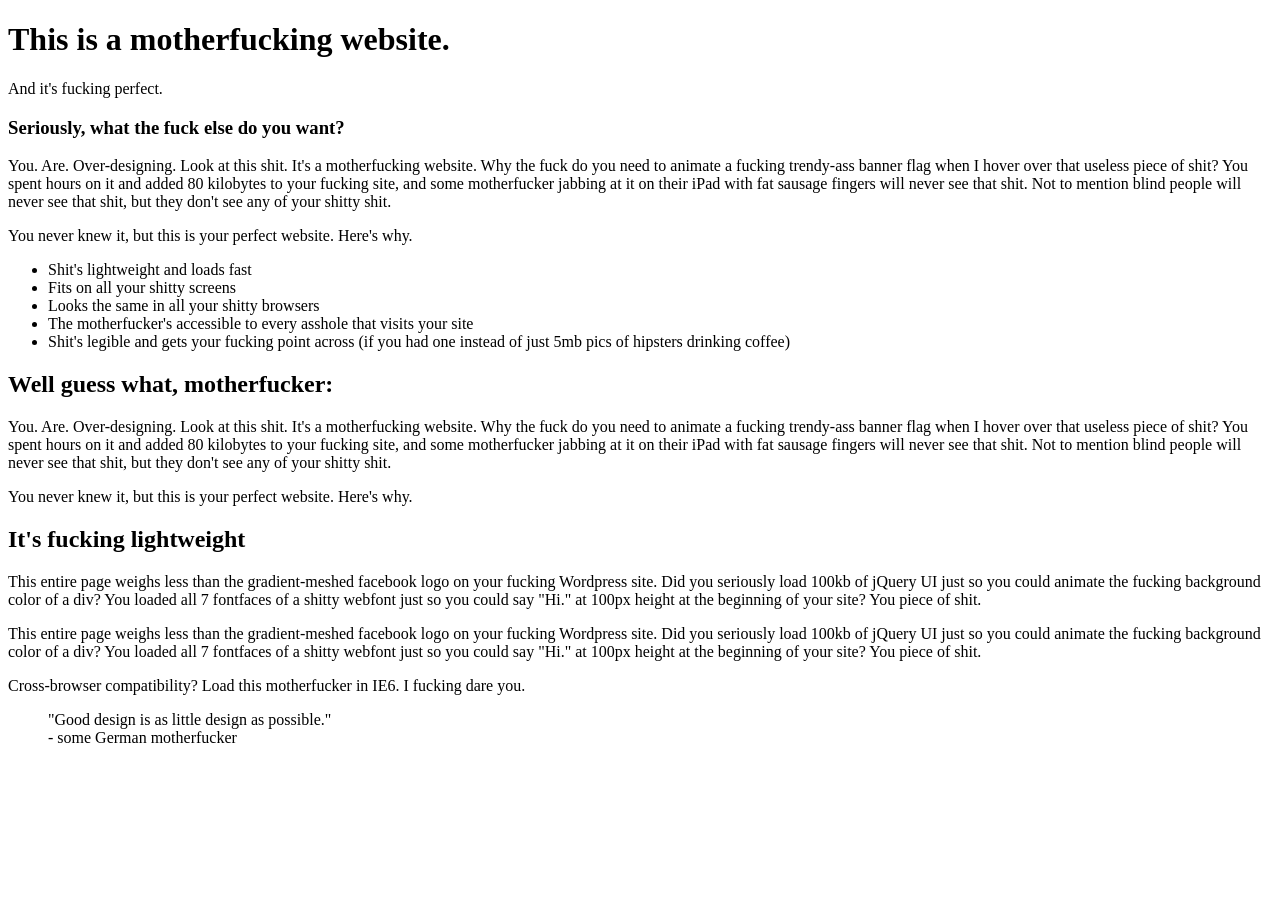
<file: index.html>
<!DOCTYPE html>
<html lang="en">
<head>
    <meta charset="UTF-8">
    <meta name="viewport" content="width=device-width, initial-scale=1.0">
    <title>Document</title>
</head>
<body>
    <h1>This is a motherfucking website.</h1>
    <p>And it's fucking perfect.</p>
    <h3>Seriously, what the fuck else do you want?</h3>
    <p>You. Are. Over-designing. Look at this shit. It's a motherfucking website. 
        Why the fuck do you need to animate a fucking trendy-ass banner flag when I hover over that 
        useless piece of shit? You spent hours on it and added 80 kilobytes to your fucking site, and some motherfucker 
        jabbing at it on their iPad with fat sausage fingers will never see that shit. 
        Not to mention blind people will never see that shit, but they don't see any of your shitty shit.</p>
    <p>You never knew it, but this is your perfect website. Here's why.</p>
    <ul>
        <li>Shit's lightweight and loads fast</li>
        <li>Fits on all your shitty screens</li>
        <li>Looks the same in all your shitty browsers</li>
        <li>The motherfucker's accessible to every asshole that visits your site</li>
        <li>Shit's legible and gets your fucking 
            point across (if you had one instead of just 5mb pics of hipsters drinking coffee)</li>

    </ul>
    <h2> Well guess what, motherfucker:</h2>
    <p>You. Are. Over-designing. Look at this shit. It's a motherfucking website. 
        Why the fuck do you need to animate a fucking trendy-ass banner flag when I hover over that useless piece of shit? You spent hours on it and added 80 kilobytes to your fucking site, and some motherfucker jabbing at it on their iPad with fat sausage fingers will never see that shit. 
        Not to mention blind people will never see that shit, but they don't see any of your shitty 
        shit.</p>
    <p>You never knew it, but this is your perfect website. Here's why.</p>
    <h2>It's fucking lightweight</h2>
    <p>This entire page weighs less than the gradient-meshed facebook logo on your fucking Wordpress site. Did you seriously load 100kb of jQuery UI just so you could animate the fucking background color of a div? You loaded all 7 fontfaces of a shitty webfont just so you could say 
        "Hi." at 100px height at the beginning of your site? You piece of shit.</p>
    <p>This entire page weighs less than the gradient-meshed facebook logo on your fucking Wordpress site. Did you seriously load 100kb of jQuery UI just so you could animate the fucking background color of a div? You loaded all 7 fontfaces of a shitty webfont 
        just so you could say "Hi." at 100px height at the beginning of your site? You piece of 
        shit.</p>
    <p>Cross-browser compatibility? Load this motherfucker in IE6. I fucking dare you.</p>
    <blockquote>"Good design is as little design as possible."
        <br>
- some German motherfucker </blockquote>
</body>
</html>
</file>
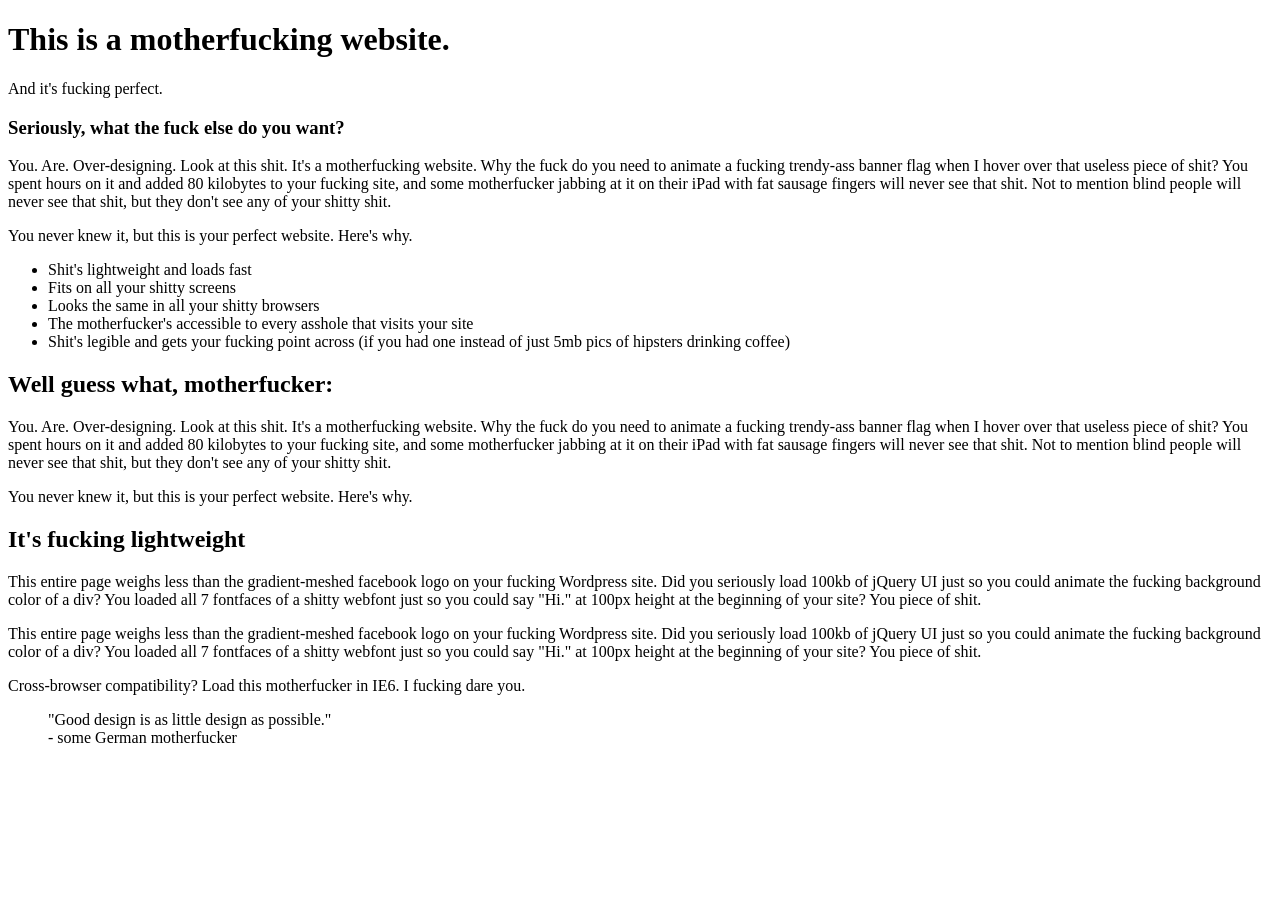
<file: Buoi1/index.html>
<!DOCTYPE html>
<html lang="en">
<head>
    <meta charset="UTF-8">
    <meta name="viewport" content="width=device-width, initial-scale=1.0">
    <title>Document</title>
</head>
<body>
    <h1>This is a motherfucking website.</h1>
    <p>And it's fucking perfect.</p>
    <h3>Seriously, what the fuck else do you want?</h3>
    <p>You. Are. Over-designing. Look at this shit. It's a motherfucking website. 
        Why the fuck do you need to animate a fucking trendy-ass banner flag when I hover over that 
        useless piece of shit? You spent hours on it and added 80 kilobytes to your fucking site, and some motherfucker 
        jabbing at it on their iPad with fat sausage fingers will never see that shit. 
        Not to mention blind people will never see that shit, but they don't see any of your shitty shit.</p>
    <p>You never knew it, but this is your perfect website. Here's why.</p>
    <ul>
        <li>Shit's lightweight and loads fast</li>
        <li>Fits on all your shitty screens</li>
        <li>Looks the same in all your shitty browsers</li>
        <li>The motherfucker's accessible to every asshole that visits your site</li>
        <li>Shit's legible and gets your fucking 
            point across (if you had one instead of just 5mb pics of hipsters drinking coffee)</li>

    </ul>
    <h2> Well guess what, motherfucker:</h2>
    <p>You. Are. Over-designing. Look at this shit. It's a motherfucking website. 
        Why the fuck do you need to animate a fucking trendy-ass banner flag when I hover over that useless piece of shit? You spent hours on it and added 80 kilobytes to your fucking site, and some motherfucker jabbing at it on their iPad with fat sausage fingers will never see that shit. 
        Not to mention blind people will never see that shit, but they don't see any of your shitty 
        shit.</p>
    <p>You never knew it, but this is your perfect website. Here's why.</p>
    <h2>It's fucking lightweight</h2>
    <p>This entire page weighs less than the gradient-meshed facebook logo on your fucking Wordpress site. Did you seriously load 100kb of jQuery UI just so you could animate the fucking background color of a div? You loaded all 7 fontfaces of a shitty webfont just so you could say 
        "Hi." at 100px height at the beginning of your site? You piece of shit.</p>
    <p>This entire page weighs less than the gradient-meshed facebook logo on your fucking Wordpress site. Did you seriously load 100kb of jQuery UI just so you could animate the fucking background color of a div? You loaded all 7 fontfaces of a shitty webfont 
        just so you could say "Hi." at 100px height at the beginning of your site? You piece of 
        shit.</p>
    <p>Cross-browser compatibility? Load this motherfucker in IE6. I fucking dare you.</p>
    <blockquote>"Good design is as little design as possible."
        <br>
- some German motherfucker </blockquote>
</body>
</html>
</file>
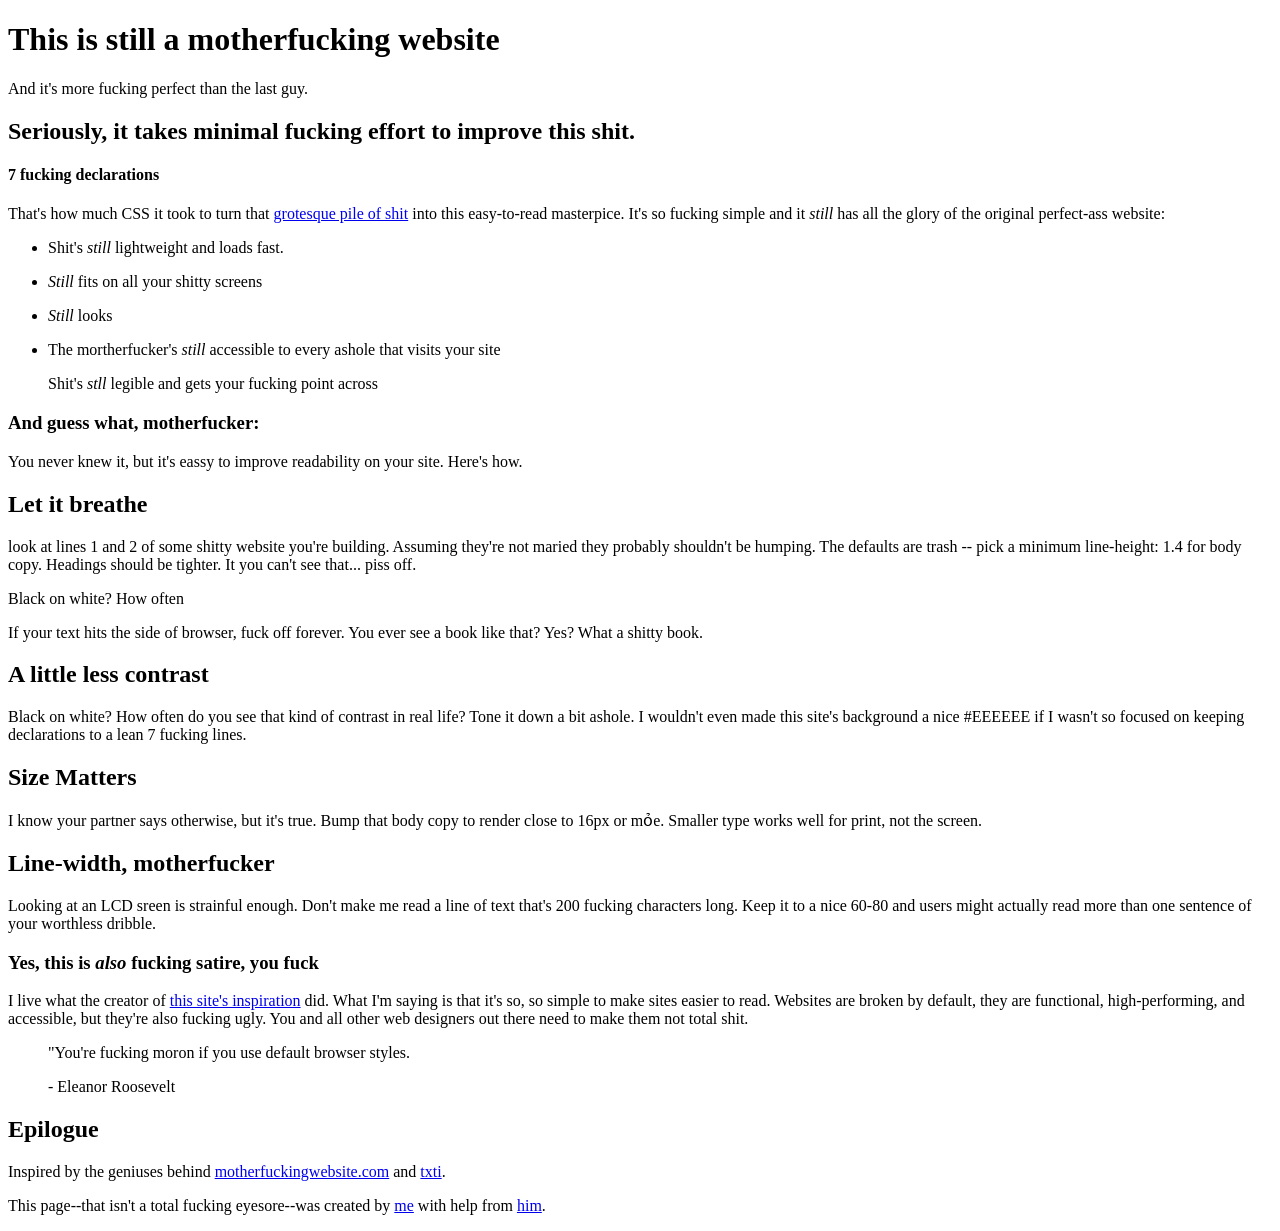
<file: Buoi1/Baitap/index.html>
<!DOCTYPE html>
<html lang="en">
<head>
    <meta charset="UTF-8">
    <meta name="viewport" content="width=device-width, initial-scale=1.0">
    <title>Document</title>
</head>
<body>
    <h1>This is still a motherfucking website</h1>
    <p>And it's more fucking perfect than the last guy.</p>
    <h2>Seriously, it takes minimal fucking effort to improve this shit.</h2>
    <h4>7 fucking declarations</h4>
    <p>That's how much CSS it took to turn that
    <a href="https://sv.dut.udn.vn/">grotesque pile of shit</a>
    into this easy-to-read masterpice. It's so fucking simple and it
    <i>still</i>
    has all the glory of the original perfect-ass website:</p>
    <ul>
        <li>
            <p>Shit's
            <i>still</i>
            lightweight and loads fast.</p>
        </li>
        <li>
            <p>
            <i>Still</i>
            fits on all your shitty screens</p>
        </li>
        <li>
            <p>
            <i>Still</i>
            looks</p>
        </li>
        <li>
            <p>The mortherfucker's 
                <i>still</i>
                accessible to every ashole that visits your site
            </p>
            <p>Shit's
                <i>stll</i>
            legible and gets your fucking point across</p>
        </li>
    </ul>
    <h3>And guess what, motherfucker:</h3>
    <p>You never knew it, but it's eassy to improve readability on your site. Here's how.</p>
    <h2>Let it breathe</h2>
    <p>look at lines 1 and 2 of some shitty website you're building. Assuming they're not maried they probably shouldn't be humping. The defaults are trash -- pick a minimum line-height: 1.4 for body copy. Headings should be tighter. It you can't see that... piss off.</p>
    <p>Black on white? How often</p>
    <p>If your text hits the side of browser, fuck off forever. You ever see a book like that? Yes? What a shitty book.</p>
    <h2>A little less contrast</h2>
    <p>Black on white? How often do you see that kind of contrast in real life? Tone it down a bit ashole. I wouldn't even made this site's background a nice #EEEEEE if I wasn't so focused on keeping declarations to a lean 7 fucking lines.</p>
    <h2>Size Matters</h2>
    <p>I know your partner says otherwise, but it's true. Bump that body copy to render close to 16px or mỏe. Smaller type works well for print, not the screen.</p>
    <h2>Line-width, motherfucker</h2>
    <p>Looking at an LCD sreen is strainful enough. Don't make me read a line of text that's 200 fucking characters long. Keep it to a nice 60-80 and users might actually read more than one sentence of your worthless dribble.</p>
    <h3>Yes, this is 
        <i>also</i>
        fucking satire, you fuck
    </h3>
    <p>I live what the creator of 
        <a href="https://sv.dut.udn.vn/">this site's inspiration</a>
        did. What I'm saying is that it's so, so simple to make sites easier to read.
        Websites are broken by default, they are functional, high-performing, and accessible, but they're also fucking ugly.
        You and all other web designers out there need to make
        them not total shit.
    </p>
    <blockquote>"You're fucking moron if you use default browser styles.</blockquote>
    <blockquote>- Eleanor Roosevelt</blockquote>
    <h2>Epilogue</h2>
    <p>Inspired by the geniuses behind 
        <a href="https://sv.dut.udn.vn/">motherfuckingwebsite.com</a>
        and <a href="https://sv.dut.udn.vn/">txti</a>.
    </p>
    <p>This page--that isn't a total fucking eyesore--was created by
        <a href="https://sv.dut.udn.vn/">me</a> with help from
        <a href="https://sv.dut.udn.vn/">him</a>.
    </p>


</body>
</html>
</file>
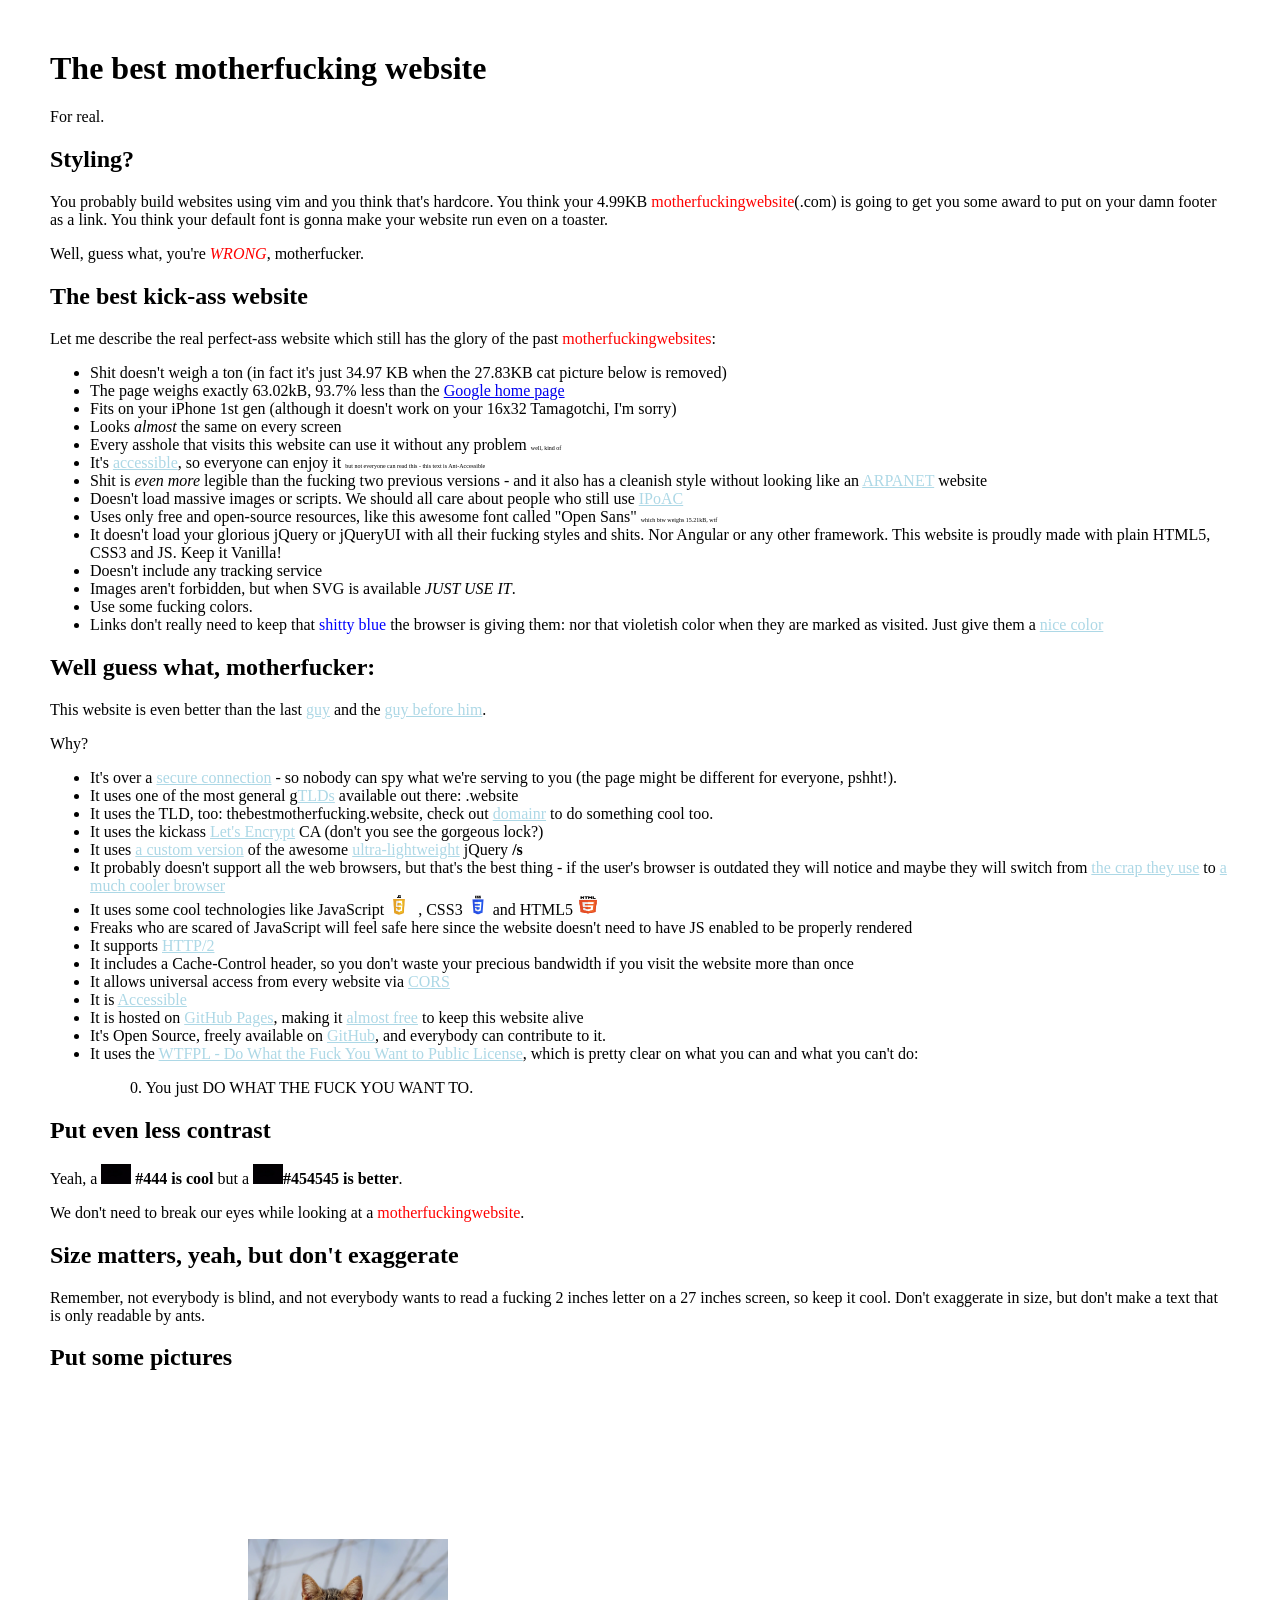
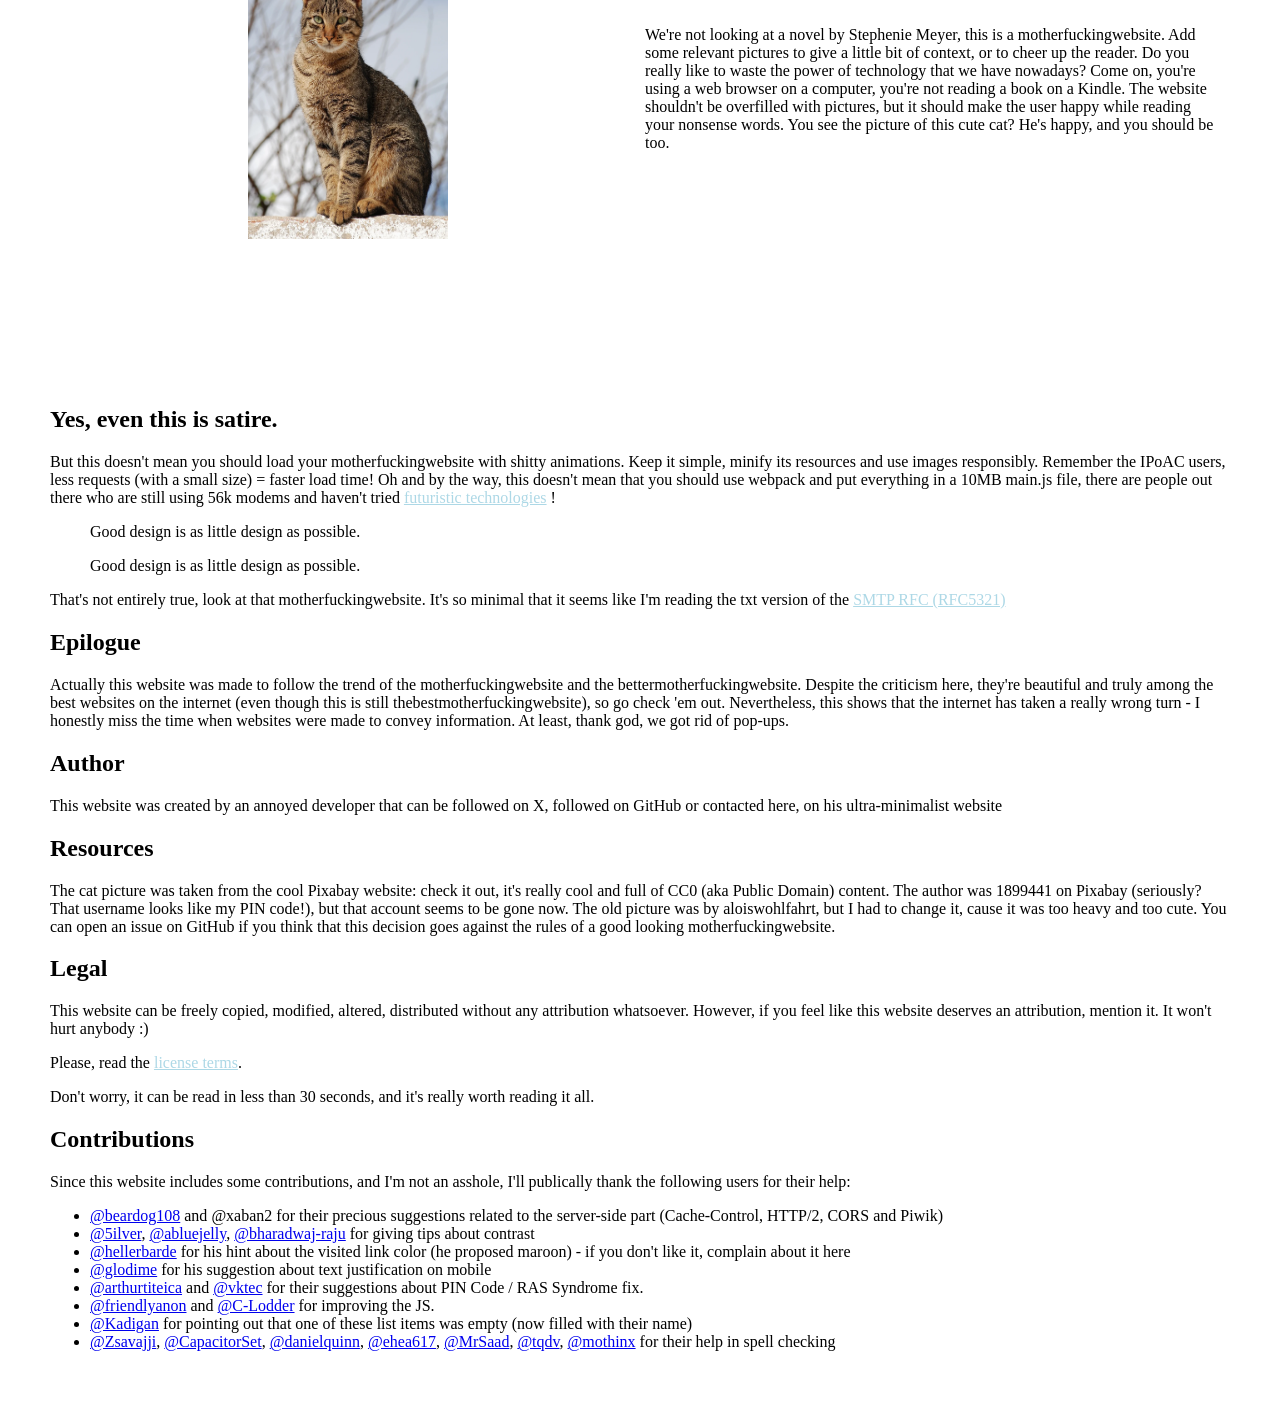
<file: Buoi2/homework/index.html>
<!DOCTYPE html>
<html lang="en">
<head>
    <meta charset="UTF-8">
    <meta name="viewport" content="width=device-width, initial-scale=1.0">
    <title>Document</title>
    <link rel="stylesheet" href="style.css">
</head>
<body class="box">
    <h1>The best motherfucking website</h1>
    <p>For real.</p>
    <h2>Styling?</h2>
    <p>You probably build websites using vim and you think that's hardcore. 
        You think your 4.99KB <span style="color: red;">motherfuckingwebsite</span>(.com) is going to get you some 
        award to put on your damn footer as a link. You think your default font is 
        gonna make your website run even on a toaster.</p>
    <p>Well, guess what, you're <span style="color: red;
                                             font-style: italic;">WRONG</span>, motherfucker.</p>
    <h2>The best kick-ass website</h2>
    <p>Let me describe the real perfect-ass website which still has the glory of the past 
        <span style="color: red;">motherfuckingwebsites</span>:
        <ul>
            <li>Shit doesn't weigh a ton (in fact it's just 34.97 KB
                 when the 27.83KB cat picture below is removed)</li>
            <li>The page weighs exactly 63.02kB, 93.7% less than the 
                <a href="https://www.google.com/?hl=vi">Google home page</a></li>
            <li>Fits on your iPhone 1st gen (although it doesn't work on your 16x32 Tamagotchi, I'm sorry)</li>
            <li>Looks <span style = "font-style: italic">almost</span> the same on every screen</li>
            <li>Every asshole that visits this website can use it without any problem <span class = "box2">well, kind of</span></li>
            <li>It's <span class = "box3">accessible</span>, so everyone can enjoy it 
                <span class = "box2">but not everyone can read this - this text is Ant-Accessible</span></li>
            <li>Shit is 
                <span style = "font-style: italic">even more</span> legible than the fucking two previous 
                versions - and it also has a cleanish style without looking like an <span class = "box3">ARPANET</span> website</li>
            <li>Doesn't load massive images or scripts. We should all care about people who still use 
                <span class = "box3">IPoAC</span></li>
            <li>Uses only free and open-source resources, like this awesome font called "Open Sans" 
                <span class = "box2">which btw weighs 15.21kB, wtf</span></li>
            <li>It doesn't load your glorious jQuery or jQueryUI with all their fucking styles and shits. 
                Nor Angular or any other framework. This website is proudly made with plain HTML5, 
                CSS3 and JS. Keep it Vanilla!</li>
            <li>Doesn't include any tracking service</li>
            <li>Images aren't forbidden, but when SVG is available <span style = "font-style: italic">JUST USE IT</span>.</li>
            <li>Use some fucking colors.</li>
            <li>Links don't really need to keep that <span style = "color: blue;">shitty blue</span> the browser is giving them: 
                nor that violetish color when they are marked as visited. Just give them a <span class = "box3">nice color</span></li>
        </ul></p>
    <h2>Well guess what, motherfucker:</h2>
    <p>This website is even better than the last <span class = "box3">guy</span> and the 
        <span class = "box3">guy before him</span>.</p>
    <p>Why?
        <ul>
            <li>It's over a <span class = "box3">secure connection</span> - so nobody can spy what we're
                 serving to you (the page might be different for everyone, pshht!).</li>
            <li>It uses one of the most general g<span class = "box3">TLDs</span> available out there: .website</li>
            <li>It uses the TLD, too: thebestmotherfucking.website, check out <span class = "box3">domainr</span> to do something cool too.</li>
            <li>It uses the kickass <span class = "box3">Let's Encrypt</span> CA (don't you see the gorgeous lock?)</li>
            <li>It uses <SPAN class = "box3">a custom version</SPAN> of the awesome <SPAN class = "box3">ultra-lightweight</SPAN> jQuery <strong>/s</strong></li>
            <li>It probably doesn't support all the web browsers, but that's the best thing - if the user's browser is outdated they will notice and maybe they will switch from 
                <span class = "box3">the crap they use</span> to <span class = "box3">a much cooler browser</span></li>
            <li>It uses some cool technologies like JavaScript<img src="JavaScript-Logo-500x281.png" alt="JavaScript logo">
                , CSS3<img src="CSS-Logo-2011.png" alt="CSS3 logo">and HTML5<img src="images.png" alt="HTML5 logo"></li>
            <li>Freaks who are scared of JavaScript will feel safe here since the website doesn't need to have JS enabled to be properly rendered</li>
            <li>It supports <span class = "box3">HTTP/2</span></li>
            <li>It includes a Cache-Control header, so you don't waste your precious bandwidth if you visit the website more than once</li>
            <li>It allows universal access from every website via <span class = "box3">CORS</span></li>
            <li>It is <span class = "box3">Accessible</span></li>
            <li>It is hosted on <span class = "box3">GitHub Pages</span>, making it <span class = "box3">almost free</span> to keep this website alive</li>
            <li>It's Open Source, freely available on <span class = "box3">GitHub</span>, and everybody can contribute to it.</li>
            <li>It uses the <span class ="box3">WTFPL - Do What the Fuck You Want to Public License</span>, 
                which is pretty clear on what you can and what you can't do:
                <blockquote>0. You just DO WHAT THE FUCK YOU WANT TO.</blockquote></li>
        </ul>
    </p>
    <h2>Put even less contrast</h2>
    <p>Yeah, a <img src="images.jpg" alt="black"> <strong>#444 is cool</strong> but a <img src="images.jpg" alt="black"><strong>#454545 is better</strong>.</p>
    <p>We don't need to break our eyes while looking at a <span style = "color: red">motherfuckingwebsite</span>.</p>
    <h2>Size matters, yeah, but don't exaggerate</h2>
    <p>Remember, not everybody is blind, and not everybody wants to read a fucking 2 inches letter on a 27 inches screen, so keep it cool. 
        Don't exaggerate in size, but don't make a text that is only readable by ants.</p>
    <h2>Put some pictures</h2>
    <div class = "hop-cha">
        <div class = "hop-con"><img style = "width: 200px;
                                             height: 300px" src="Cat_November_2010-1a.jpg.webp" alt="cat image"></div>
        <div class = "hop-con">We're not looking at a novel by Stephenie Meyer, this is a motherfuckingwebsite. Add some relevant pictures to give a little bit of context, or to cheer up the reader. Do you really like to waste the power of technology that we have nowadays? Come on, you're using a web browser on a computer, you're not reading a book on a Kindle.

The website shouldn't be overfilled with pictures, but it should make the user happy while reading your nonsense words.

You see the picture of this cute cat? He's happy, and you should be too.</div>
    </div>
    <h2>Yes, even this is satire.</h2>
    <p>But this doesn't mean you should load your motherfuckingwebsite with shitty animations. Keep it simple, 
        minify its resources and use images responsibly. Remember the IPoAC users, less requests (with a small size) 
        = faster load time! Oh and by the way, this doesn't mean that you should use webpack and put everything in 
        a 10MB main.js file, there are people out there who are still using 56k modems and haven't tried <span class = "box3">futuristic technologies</span> 
        !
    <blockquote>
        <p>Good design is as little design as possible.</p>
        <p>Good design is as little design as possible.</p>
    </blockquote>
    <p>That's not entirely true, look at that motherfuckingwebsite. It's so minimal that it seems like 
        I'm reading the txt version of the <span class = "box3">SMTP RFC (RFC5321)</span></p>
    <h2>Epilogue</h2>
    <p>Actually this website was made to follow the trend of the motherfuckingwebsite and the bettermotherfuckingwebsite. 
        Despite the criticism here, they're beautiful and truly among the best websites on the internet (even though 
        this is still thebestmotherfuckingwebsite), so go check 'em out. Nevertheless, this shows that the internet has 
        taken a really wrong turn - I honestly miss the time when websites were made to convey information. At least, 
        thank god, we got rid of pop-ups.</p>
    <h2>Author</h2>
    <p>This website was created by an annoyed developer that can be followed on X, 
        followed on GitHub or contacted here, on his ultra-minimalist website</p>
    <h2>Resources</h2>
    <p>The cat picture was taken from the cool Pixabay website: check it out, it's really cool and full of CC0 
        (aka Public Domain) content. The author was 1899441 on Pixabay (seriously? That username looks like my 
        PIN code!), but that account seems to be gone now. The old picture was by aloiswohlfahrt, but I had to 
        change it, cause it was too heavy and too cute. You can open an issue on GitHub if you think that this 
        decision goes against the rules of a good looking motherfuckingwebsite.</p>
    <h2>Legal</h2>
    <p>This website can be freely copied, modified, altered, distributed without any attribution whatsoever. 
        However, if you feel like this website deserves an attribution, mention it. It won't hurt anybody :)</p>
    <p>Please, read the <span class = "box3">license terms</span>.</p>
    <p>Don't worry, it can be read in less than 30 seconds, and it's really worth reading it all.</p>
    <h2>Contributions</h2>
    <p>Since this website includes some contributions, and I'm not an asshole, 
        I'll publically thank the following users for their help:
        <ul>
            <li><a href="https://github.com/beardog108">@beardog108</a>
                 and <a href="https://github.com/xaban2"></a>@xaban2</a> 
                for their precious suggestions related to the server-side part (Cache-Control, HTTP/2, CORS and Piwik)</li>
            <li><a href="https://github.com/5ilver">@5ilver</a>, <a href="https://github.com/abluejelly">@abluejelly</a>, <a href="https://github.com/bharadwaj-raju">@bharadwaj-raju</a> for giving tips about contrast</li>
            <li><a href="https://github.com/hellerbarde">@hellerbarde</a> for his hint about the visited link color (he proposed maroon) - if you don't like it, complain about it here</li>
            <li><a href="https://github.com/glodime">@glodime</a> for his suggestion about text justification on mobile</li>
            <li><a href="https://github.com/arthurtiteica">@arthurtiteica</a> and <a href="https://github.com/vktec">@vktec</a> for their suggestions about PIN Code / RAS Syndrome fix.  </li>
            <li><a href="https://github.com/friendlyanon">@friendlyanon</a> and <a href="https://github.com/C-Lodder">@C-Lodder</a> for improving the JS.</li>
            <li><a href="https://github.com/Kadigan">@Kadigan</a> for pointing out that one of these list items was empty (now filled with their name)</li>
            <li><a href="https://github.com/Zsavajji">@Zsavajji</a>, <a href="https://github.com/CapacitorSet">@CapacitorSet</a>, <a href="https://github.com/danielquinn">@danielquinn</a>, <a href="https://github.com/ehea617">@ehea617</a>, <a href="https://github.com/MrSaad">@MrSaad</a>, <a href="https://github.com/tqdv">@tqdv</a>, <a href="https://github.com/mothinx">@mothinx</a> for their help in spell checking</li>
        </ul>
    </p>

</p>

</html>
</file>
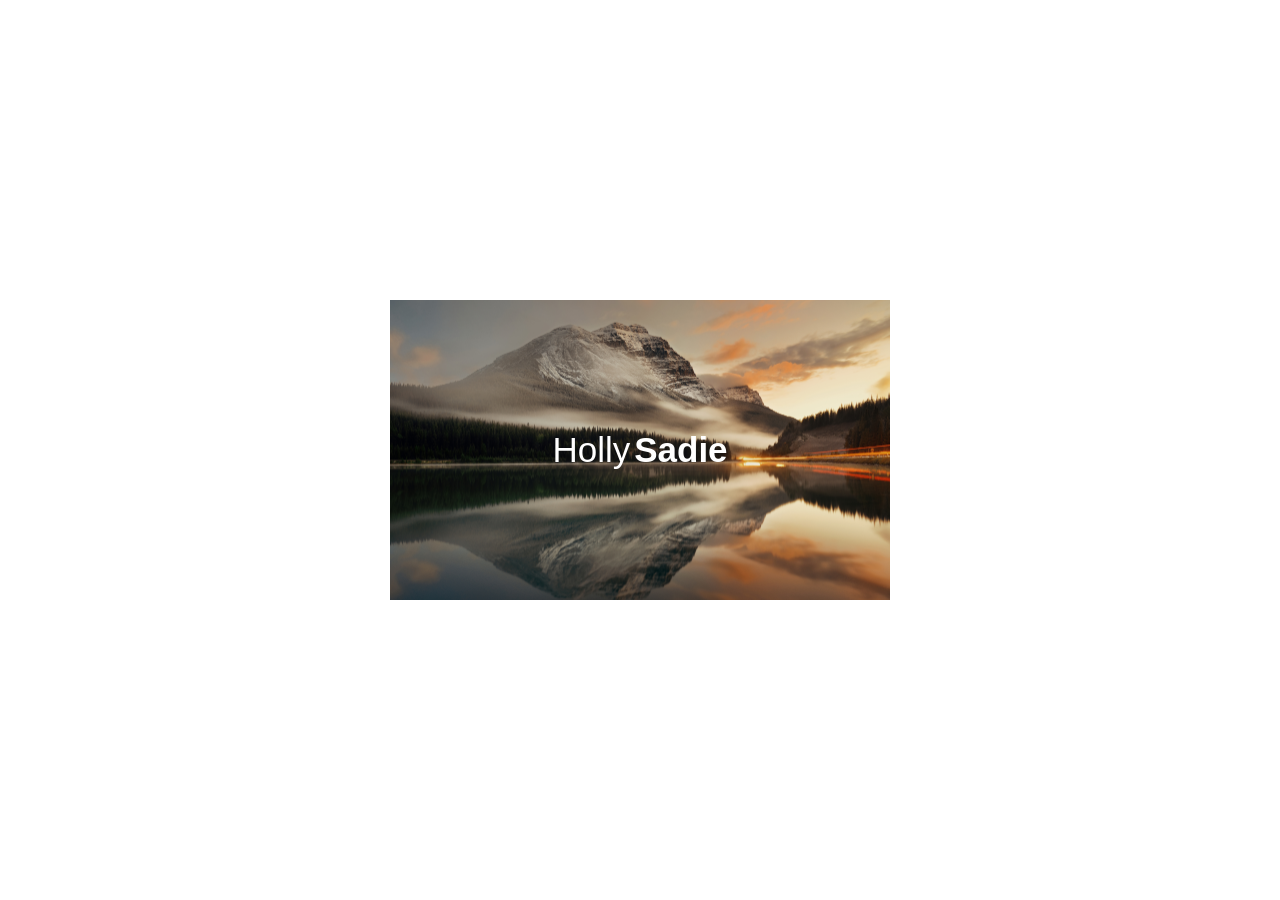
<file: Buoi4/BTVN 1/index.html>
<!DOCTYPE html>
<html lang="en">
<head>
    <meta charset="UTF-8">
    <meta name="viewport" content="width=device-width, initial-scale=1.0">
    <title>Document</title>
    <style>
        body{
            font-family: Helvetica;
            }
        .background{
            position: absolute;
            top: 50%;
            left: 50%;  
            transform: translate(-50%, -50%);
            height:300px;
            width: 500px;
            display: flex;
            flex-direction: column;
            gap: 3px;
            justify-content: center;
            align-items: center;
        }
        img{
            position: absolute;
            object-fit: cover;
            width: 100%;
            height: 100%;
        }
        .background:hover .noidung{
            opacity: 1;
            transition: opacity 0.5s ease;
        }
        .background:hover .tieude{
            transform: translateY(-30px);
            transition: 0.5s;
            color: darksalmon;
        }
        .tieude{
            position: relative;
            display: flex;
            z-index: 1;
            font-size: 35px;
            color: white;
            gap:4px;
        }
        .tieude2{
            font-weight: bolder;
        }
        .tieude1{
            font-weight: lighter;
        }
        .noidung{
            color: white;
            opacity: 0;
            display: flex;
            position: absolute;
            top: 80%;
            flex-direction: column;
            gap: 5px;
            justify-self: center;
            align-items: center;
        }
        .background::before{
            content: "";
            background: linear-gradient(to bottom, transparent, rgb(108, 108, 130));
            width: 100%;
            height: 100%;
            opacity: 0;
            position:absolute;
            top: 50%;
            left: 50%;
            transform: translate(-50%, -50%);
            transition: opacity 0.5s ease;
            z-index: 1;
        }
        .background:hover::before{
            opacity: 1;
            transition: opacity 0.5s ease;
        }
    </style>
</head>
<body>
<div class = "background">
    <div class = "tieude">
        <div class = "tieude1">Holly</div>
        <div class = "tieude2">Sadie</div>
    </div>
    <img src="Soothing-nature-backgrounds-2.jpg" alt="Nature">
    <div class = "noidung">
        <div>SADIE NEVER TOOK HER EYE OFF ME.</div>
        <div>SHE HAD A DARK SOUL</div>
    </div>
    

</div>   
</body>
</html>
</file>
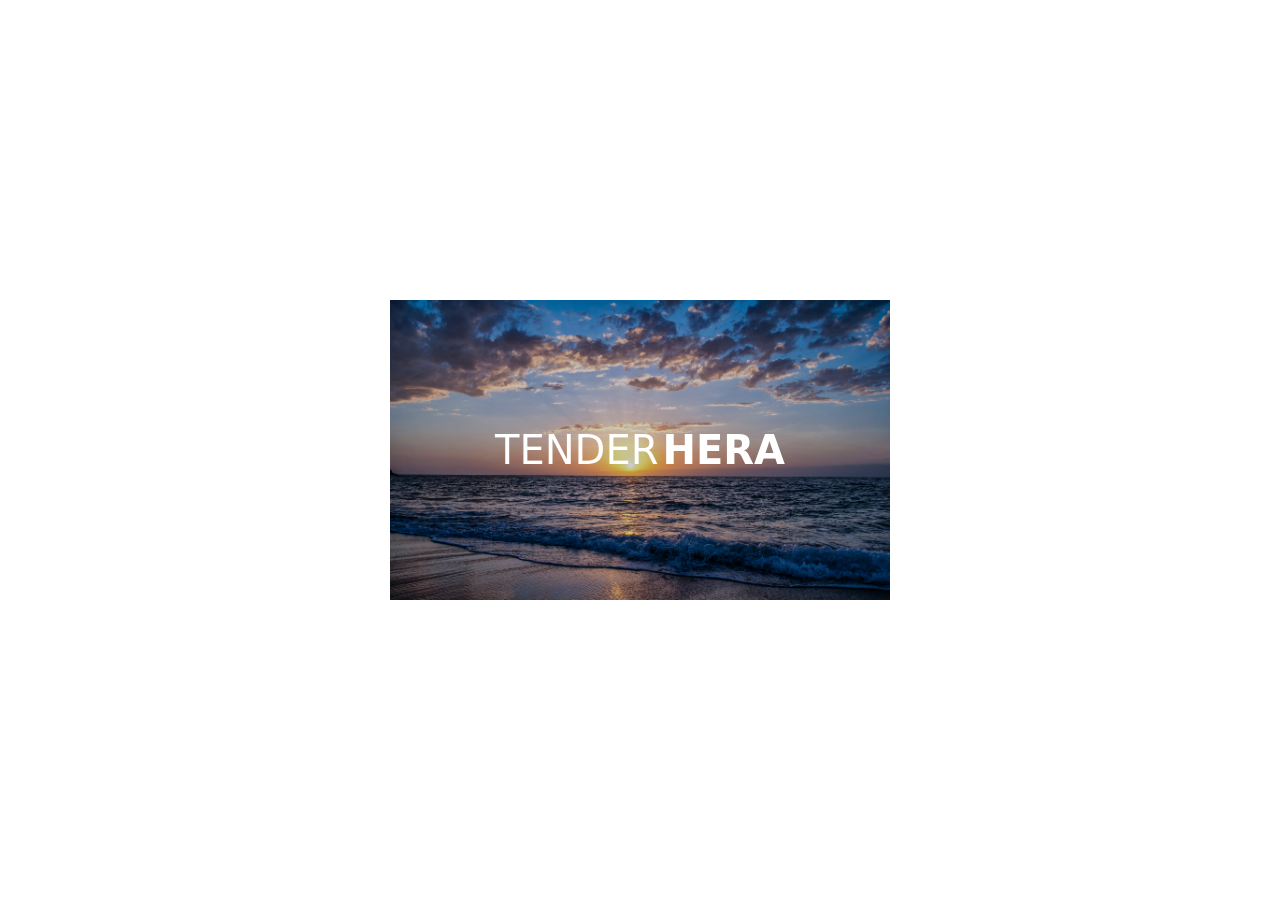
<file: Buoi4/BTVN 2/index.html>
<!DOCTYPE html>
<html lang="en">
<head>
    <meta charset="UTF-8">
    <meta name="viewport" content="width=device-width, initial-scale=1.0">
    <title>Document</title>
    <link rel="stylesheet" href="https://cdnjs.cloudflare.com/ajax/libs/font-awesome/6.5.1/css/all.min.css">    <STyle>
        body{
            font-family: system-ui, -apple-system, BlinkMacSystemFont, 'Segoe UI', Roboto, Oxygen, Ubuntu, Cantarell, 'Open Sans', 'Helvetica Neue', sans-serif;
        }
        .background{
            display: flex;
            justify-content: center;
            align-items: center;
            gap: 4px;
            width: 500px;
            height: 300px;
            background-image: url('pexels-photo-635279.jpeg');
            background-size: cover;
            position: absolute;
            top: 50%;
            left: 50%;
            transform: translate(-50%, -50%);
        } 
        .background::before{
            content: "";
            position: absolute;
            top: 0;
            left: 0;
            width: 100%;
            height: 100%;
            background-color: black;
            opacity: 0.2;
            z-index: 1;
        }
        .tieude1{
            font-weight: 100;
            color: white;
            font-size: 40px;
            z-index: 2;
        }
        .tieude2{
            font-weight: 900;
            color: white;
            font-size: 40px;
            z-index: 2;
        }
        .background:hover .tieude1{
            z-index: 0;
            transform: scale(0.5);
            opacity: 0;
            transition: opacity 0.5s ease, transform 0.5s ease;
        }
        .background:hover .tieude2{
            z-index: 0;
            transform: scale(0.5);
            opacity: 0;
            transition: opacity 0.5s ease, transform 0.5s ease;
        }
        .background:hover .hinhthoi{
            transform: translate(-50%, -50%) rotate(45deg) scale(3);
            opacity: 1;
            transition: opacity 0.5s ease, transform 0.5s ease;
        }
        .hidden {
            position: absolute;
            top: 50%;
            left: 50%;
            transform: translate(-50%, -50%);
            display: flex;
            flex-direction: row;      
            flex-wrap: wrap;         
            gap: 50px;
            width: 200px;             
            justify-content: center;
            align-content: center;
            transition: gap 0.5s ease;
            opacity: 0;
        }
        .hinhthoi{
            position: absolute;
            top: 50%;
            left: 50%;
            border: solid white 1px;
            width: 50px;
            height: 50px;
            transform: rotate(45deg) translate(-50%, -50%);
            opacity: 0;
        }
        img{
            z-index: 3;
        }
        .background:hover .hidden {
            gap: 5px;    
            opacity: 1;
            transition: gap 0.5s ease, opacity 0.5s ease;   
            width: 100px;                 
        }        
        i{
            flex: 0 0 40px; 
            color: white;
            display: flex !important;
            align-items: center;
            justify-content: center;
            font-size: 24px;
            opacity: 1; /* Ẩn icon lúc đầu */
            transform: scale(0.5);
            transition: all 0.5s ease;

        }

    </STyle>
</head>
<body>
    <div class = "background">
        <div class = "tieude1">TENDER</div>
        <div class = "tieude2">HERA</div>
        <div class = "hinhthoi"></div>
        <div class = "hidden">
            <i class="fa-solid fa-file-code"></i>
            <i class="fa-regular fa-file-code"></i>
            <i class="fa-regular fa-file-image"></i>
            <i class="fa-regular fa-file-word"></i>
        </div>
    </div>
</body>
</html>
</file>
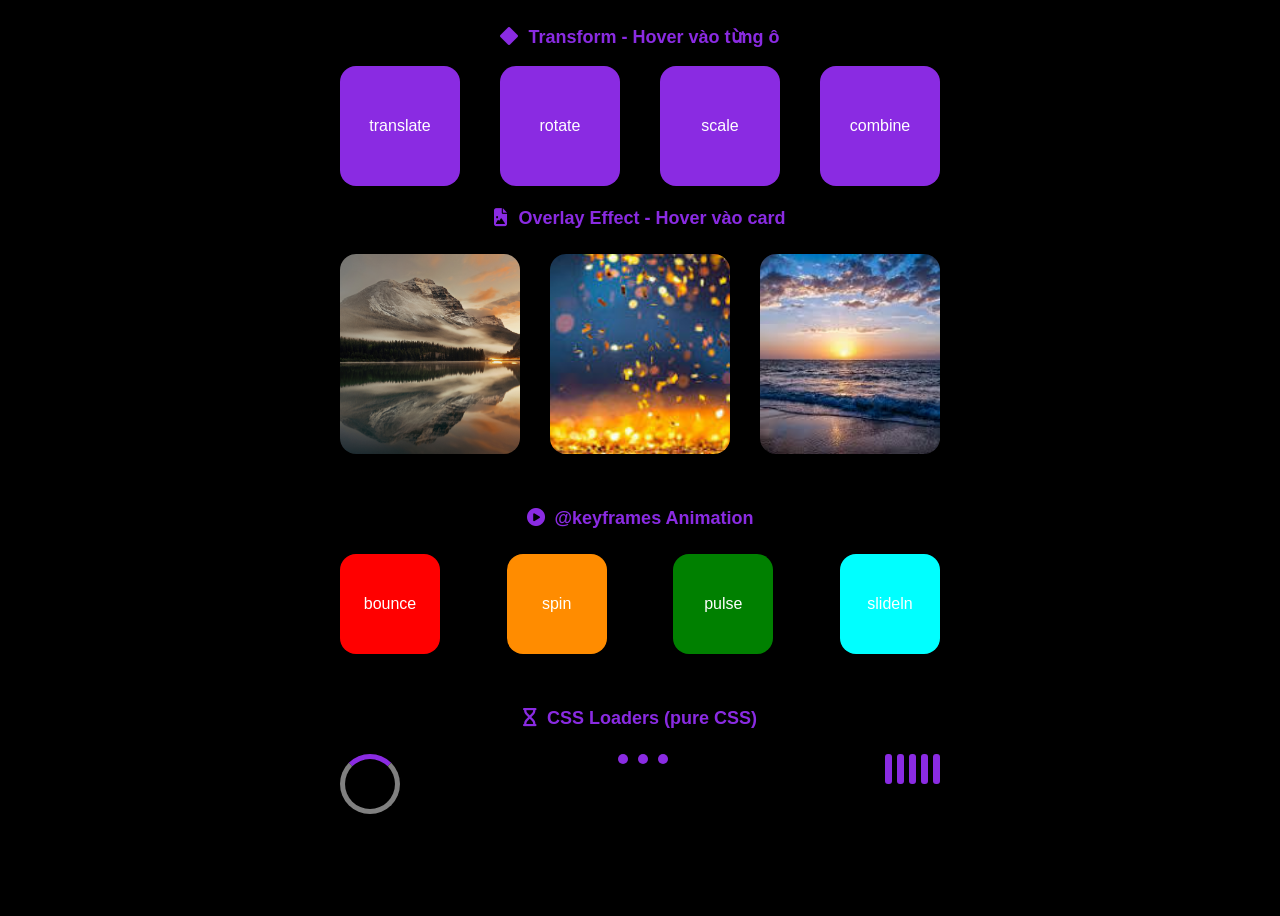
<file: Buoi5/Exercise 1/index.html>
<!DOCTYPE html>
<html lang="en">
<head>
    <meta charset="UTF-8">
    <meta name="viewport" content="width=device-width, initial-scale=1.0">
    <title>Document</title>
    <link rel="stylesheet" href="https://cdnjs.cloudflare.com/ajax/libs/font-awesome/6.5.1/css/all.min.css">
    <style>
        body{
            font-family: Arial, Helvetica, sans-serif;
            display: flex;
            flex-direction: column;
            align-items: center;
            justify-content: center;
            background-color: black;
        }
        .transform{
            display: flex;
            flex-direction: column;
            width: 600px;
            height: 200px;
        }
        .tt_transform{
            text-align: center;
            color:blueviolet;
            font-size: 18px;
            font-weight: 700;
        }
        .tt_transform::before{
            content: "\f219";
            font-family: "Font Awesome 6 Free"; 
            font-weight: 900; 
            display: inline-block; 
            margin-right: 10px;
        }
        .grid_trans{
            display: flex;
            flex-direction: row;
            justify-content: space-between;
        }
        .translate, .scale, .rotate, .combine{
            color: white;
            display: flex;
            justify-content: center;
            align-items: center;
            width: 120px;
            height: 120px;
            border-radius: 16px;
            background-color: blueviolet;
        }
        .translate:hover{
            transform: translateX(20px);
            transition: transform 0.5s;
        }
        .rotate:hover{
            transform: rotate(45deg);
            transition: transform 0.5s;
        }
        .scale:hover{
            transform: scale(1.3);
            transition: transform 0.5s;
        }
        .combine:hover{
            transform: translateY(2px) rotate(20deg) scale(1.1);
            transform-origin: 100% 100%;
            transition: transform 0.5s; 
        }
        .overlay{
            display: flex;
            flex-direction: column;
            width: 600px;
            height: 300px;
            gap: 25px;
        }
        .tt_overlay{
            text-align: center;
            color:blueviolet;
            font-size: 18px;
            font-weight: 700;
        }
        .tt_overlay::before{
            content: "\f1c5";
            font-family: "Font Awesome 6 Free"; 
            font-weight: 900; 
            display: inline-block; 
            margin-right: 10px;
        }
        .grid_overlay{
            display: flex;
            flex-direction: row;
            justify-content: space-between;
        }
        .card{
            position: relative;
            width: 180px;
            height: 200px;
            border-radius: 16px;
            overflow: hidden;
            z-index: 1;
        }
        img{
            position: absolute;
            top: 0;
            left: 0;
            object-fit: cover;
            width: 100%;
            height:100%;
        }
        .card::before{
            content: "";
            background: linear-gradient(to bottom,rgba(138, 43, 226, 0.1), rgba(138, 43, 226, 0.8));
            position: absolute;
            top: 0;
            left: 0;
            opacity: 0;
            width: 100%;
            height: 100%;
            z-index: 2;
        }
        .card:hover::before{
            opacity: 1;
            transition: opacity 0.5s;            
        }
        .animation{
            display: flex;
            flex-direction: column;
            width: 600px;
            height: 200px;
            gap: 25px;
        }
        .tt_ani{
            text-align: center;
            color:blueviolet;
            font-size: 18px;
            font-weight: 700;
        }
        .tt_ani::before{
            content: "\f144";
            font-family: "Font Awesome 6 Free"; 
            font-weight: 900; 
            display: inline-block; 
            margin-right: 10px;
        }
        .grid_ani{
            display: flex;
            flex-direction: row;
            justify-content: space-between;
        }
        .bounce, .spin, .pulse, .slideln{
            width: 100px;
            height: 100px;
            border-radius: 16px;
            color: white;
            display: flex;
            justify-content: center;
            align-items: center;
        }
        .bounce {
            animation: bounce 0.6s infinite alternate ease-in-out;
            background-color: red;
        }
        .spin {
            animation: spin 2s infinite linear;
            background-color: darkorange;
        }
        .pulse {
            animation: pulse 1s infinite alternate ease-in-out;
            background-color: green;
        }
        .slideln{
            background-color: aqua;
        }
        
        @keyframes bounce {
            from {transform: translateY(0);}
            to {transform: translateY(10px);}
        }
        @keyframes spin {
            from {transform: rotate(0deg);}
            to {transform: rotate(360deg);}
            
        }
        @keyframes pulse{
            from {transform: scale(1); opacity: 0.6;}
            to {transform: scale(1.2); opacity: 1;}
        }
        .loader{
            display: flex;
            flex-direction: column;
            width: 600px;
            height: 200px;
            gap: 25px;
        }
        .tt_loader{
            text-align: center;
            color:blueviolet;
            font-size: 18px;
            font-weight: 700;
        }
        .tt_loader::before{
            content: "\f254";
            font-family: "Font Awesome 6 Free"; 
            font-weight: 900; 
            display: inline-block; 
            margin-right: 10px;
        }
        .grid_loader{
            display: flex;
            flex-direction: row;
            justify-content: space-between;
        }
        .xoayvong{
            width: 50px;
            height: 50px;
            border-radius: 50%;
            border: solid 5px grey;
            border-top: solid 5px blueviolet;
            animation: xoayvong 0.5s infinite linear;
        }
        @keyframes xoayvong {
            from {transform: rotate(0deg);}
            to {transform: rotate(360deg);}
        }
        .dot{
            display: flex;
            gap: 10px;
        }
        .dot span{
            width: 10px;
            height: 10px;
            background-color: blueviolet;
            border-radius: 50%;
            animation: dot 0.8s ease-in-out infinite;
        }
        @keyframes dot {
            0%, 100% {transform: translateY(0px);}
            50% {transform: translateY(30px);}
        }
        .dot span:nth-child(2) { animation-delay: 0.15s;
        }
        .dot span:nth-child(3) {
            animation-delay: 0.3s
        }
        .bar{
            display: flex;
            gap: 5px;
            height: 40px;
        }
        .bar span{
            width: 7px;
            height: 30px;
            animation: scalee 0.8s ease-in-out infinite;
            background-color: blueviolet;
            border-radius: 3px;
        }
        @keyframes scalee {
            0%, 100% {transform: scaleY(1)}
            50% {transform: scaleY(0.3)}
        }
        .bar span:nth-child(2){
            animation-delay: 0.1s;
        }
        .bar span:nth-child(3){
            animation-delay: 0.2s;
        }
        .bar span:nth-child(4){
            animation-delay: 0.3s;
        }
        .bar span:nth-child(5){
            animation-delay: 0.4s;
        }

    </style>
</head>
<body>
    <div class = "transform">
        <p class = "tt_transform">Transform - Hover vào từng ô</p>
        <div class = "grid_trans">
            <div class = "translate">translate</div>
            <div class = "rotate">rotate</div>
            <div class = "scale">scale</div>
            <div class = "combine">combine</div>
        </div>
    </div>
    <div class = "overlay">
        <div class = "tt_overlay">Overlay Effect - Hover vào card</div>
        <div class = "grid_overlay">
            <div class = "card">
                <img src="Soothing-nature-backgrounds-2.jpg" alt="">
            </div>
            <div class = "card">
                <img src="tải xuống copy.jpg" alt="">
            </div>
            <div class = "card">
                <img src="tải xuống.jpg" alt="">
            </div>
        </div>
    </div>
    <div class = "animation">
        <div class = "tt_ani">@keyframes Animation</div>
        <div class = "grid_ani">
            <div class = "bounce">bounce</div>
            <div class = "spin">spin</div>
            <div class = "pulse">pulse</div>
            <div class = "slideln">slideln</div>

        </div>
    </div>
    <div class = "loader">
        <div class = "tt_loader">CSS Loaders (pure CSS)</div>
        <div class = "grid_loader">
            <div class = "xoayvong"></div>
            <div class = "dot">
                <span></span><span></span><span></span>
            </div>
            <div class = "bar">
                <span></span><span></span><span></span><span></span><span></span>
            </div>
        </div>
    </div>
</body>
</html>
</file>
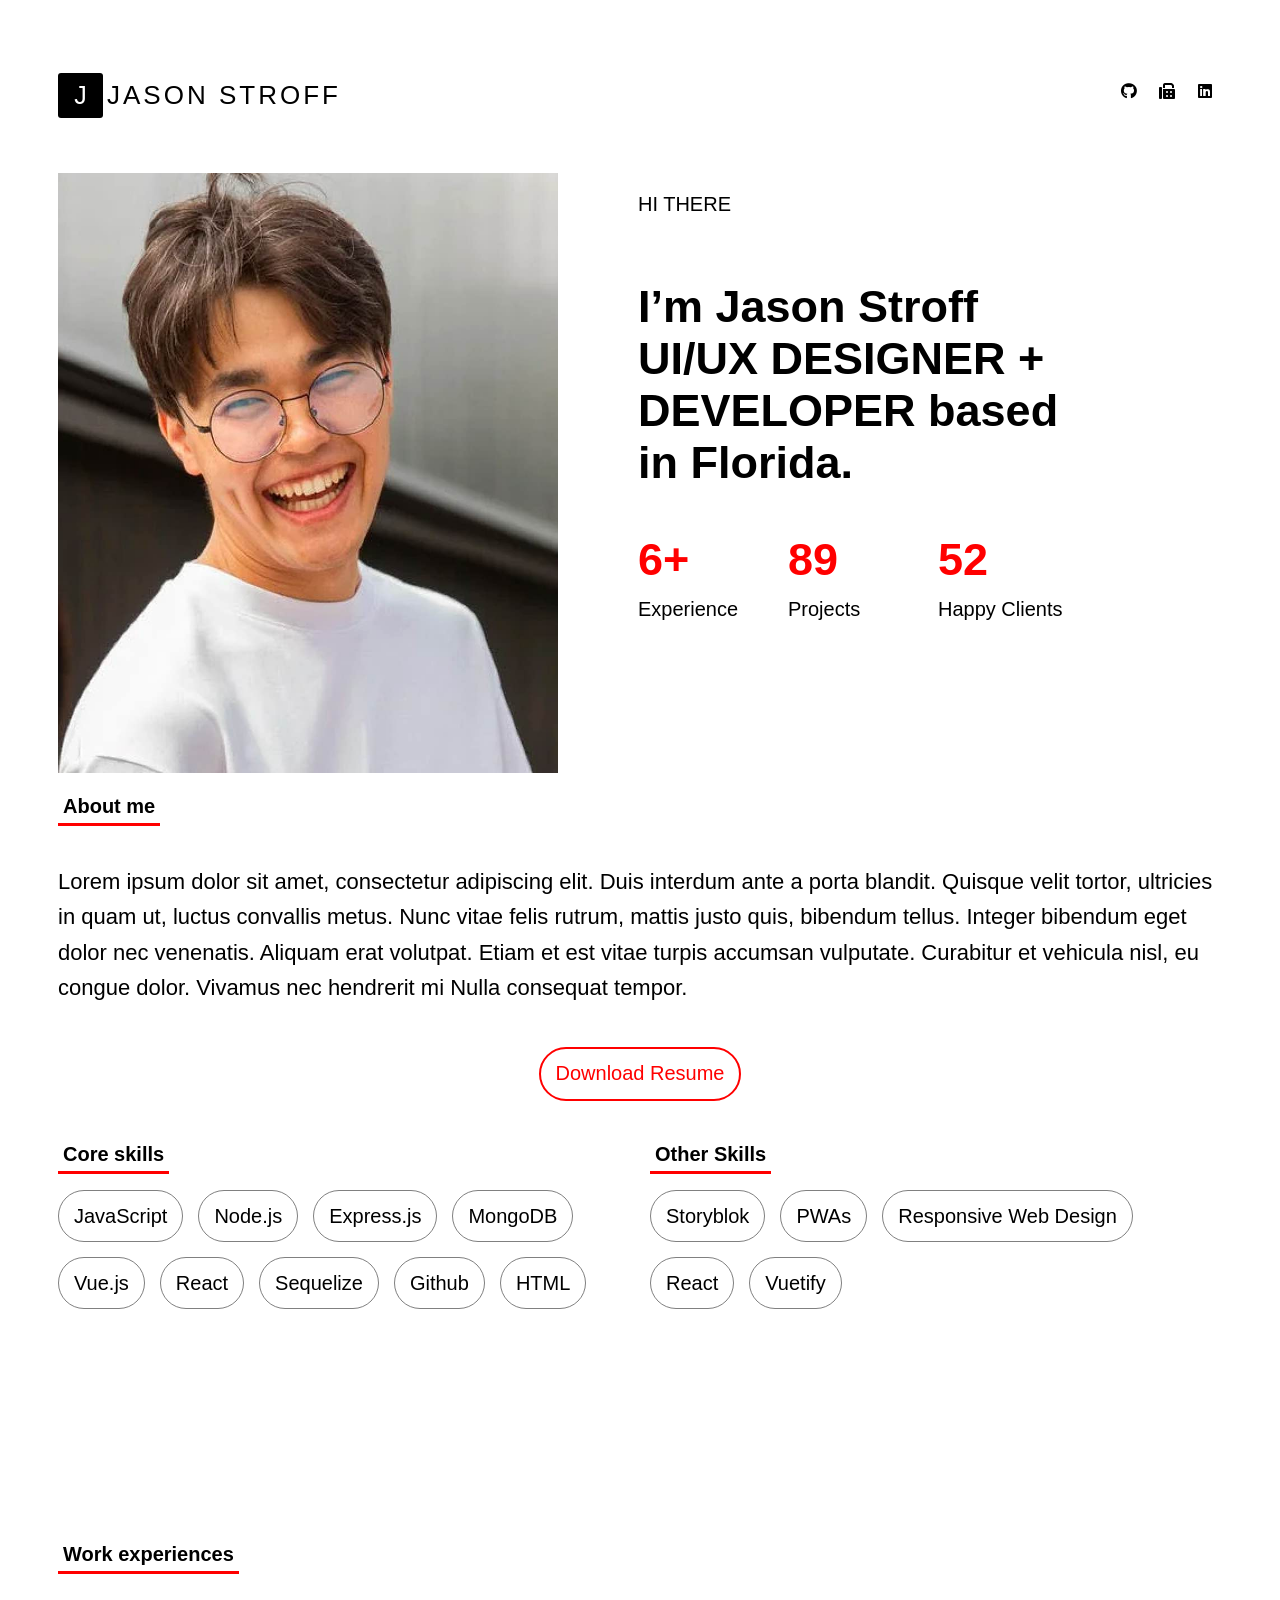
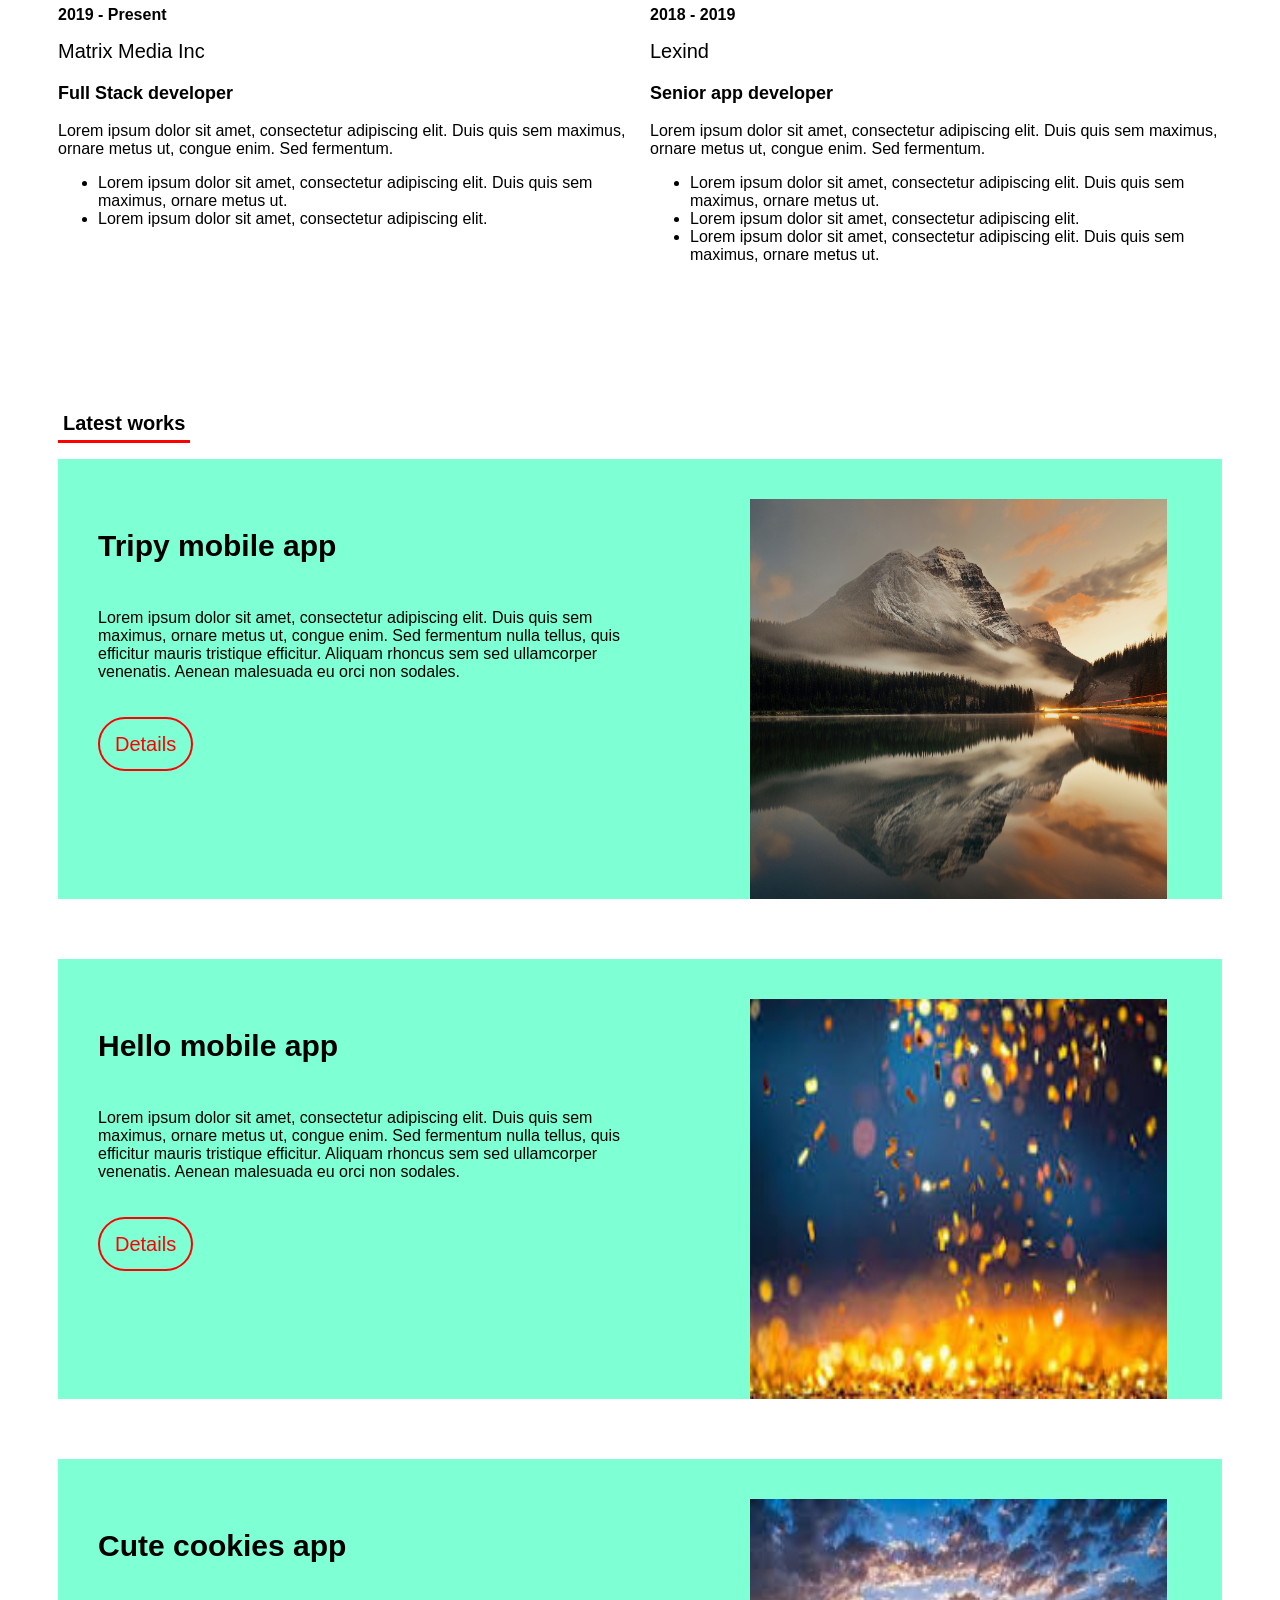
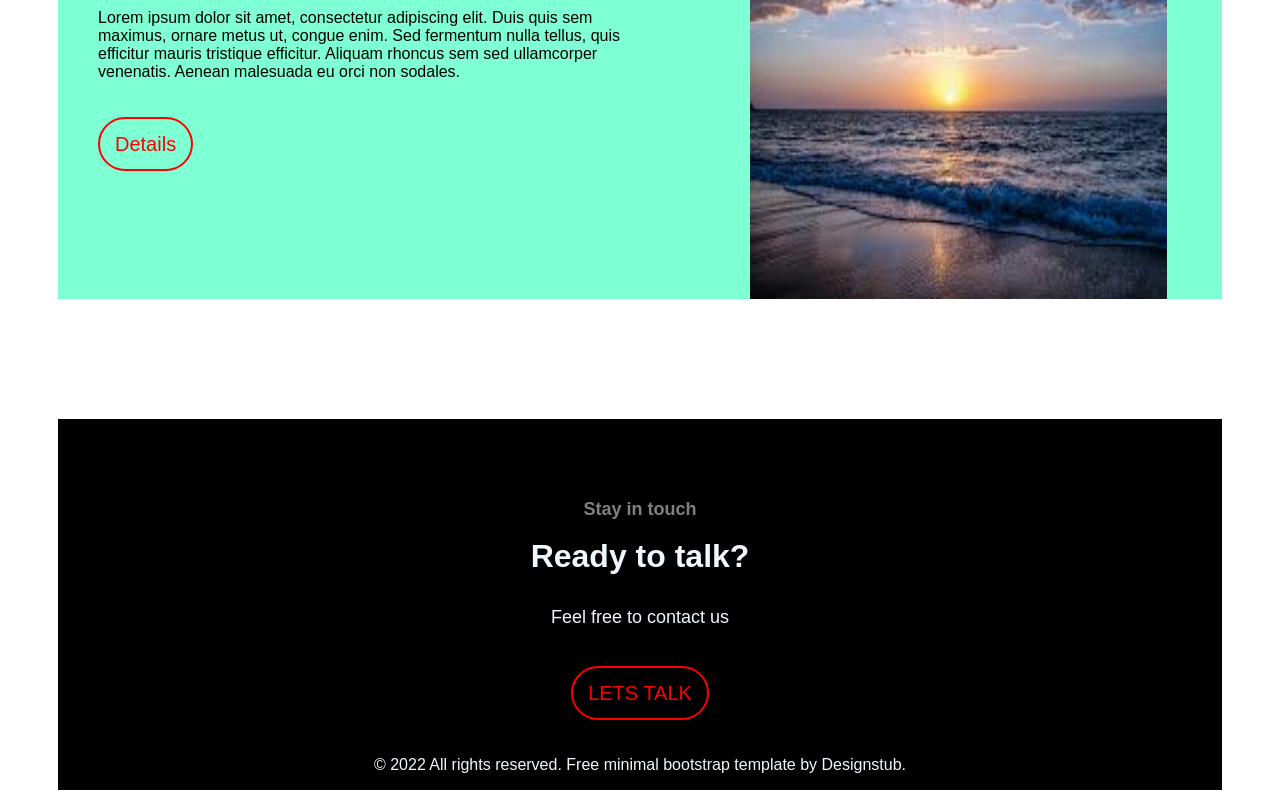
<file: Buoi5/Exercise 2/index.html>
<!DOCTYPE html>
<html lang="en">
<head>
    <meta charset="UTF-8">
    <meta name="viewport" content="width=device-width, initial-scale=1.0">
    <link rel="stylesheet" href="https://cdnjs.cloudflare.com/ajax/libs/font-awesome/6.5.1/css/all.min.css">
    <title>Document</title>
    <style>
        body{
            font-family: sans-serif;
            text-align: center;
            padding: 50px 50px 0px 50px;
            display: flex; 
            flex-direction: column;
        }
        .header-area{
            display: flex;
            flex-direction: row;
            gap: 5px;
            justify-content: space-between;
            position: sticky;
            top: 0;
            background-color: white; 
            z-index: 1000;           
            padding: 15px 0;         
            transition: all 0.3s ease;
            margin: 0px;
        }
        .header-scrolled {
            box-shadow: 0 4px 20px rgba(0, 0, 0, 0.15) !important; /* ĐÂY CHÍNH LÀ CÁI BÓNG ĐỔ MÀU XÁM KHÓI */
        }
        .header-left{
            display: flex;
            flex-direction: row;
            justify-content: flex-start;
            height: 45px;
            gap: 4px;
        }
        .J{
            width: 45px;
            height: 45px;
            border-radius: 3px;
            background-color: black;
            color:white;
            font-size: 25px;
            display: flex;
            justify-content: center ;
            align-items: center;
        }
        h1{
            height: 45px;
            display: flex;
            justify-content: center;
            align-items: center;
            font-size: 26px;
            letter-spacing: 3px;
            padding: 0;
            margin: 0;
            font-weight: 100;
        }
        .item-header{
            display: flex;
            justify-content: flex-end;
            gap: 3px;
            align-items: center;
        }
        i{
            width: 35px;
            height: 25px;
        }
        i:hover{
            color: red;
        }
        .profile-area{
            display: flex;
            gap: 80px;
            margin-top: 40px;
            margin-right: 200px;
        }
        .profile-left{
            position: relative;
            width: 500px;
            height: 600px;
            flex-shrink: 0;
        }
        .profile-left img{
            position: absolute;
            top: 0;
            left: 0;
            width: 100%;
            height: 100%;
            object-fit: cover;
        }
        .profile-right{
            display: flex;
            flex-direction: column;
            width: 500px;
        }
        .hithere{
            text-align: left;
            font-size: 20px;
        }
        .Iam{
            text-align: left;
            font-size: 45px;
            font-weight: 700;
        }
        .profile-bot{
            display: flex;
            justify-content: flex-start;
        }
        .box1{
            display: flex;
            flex-direction: column;
            gap: 10px;
            width: 150px;
        }
        .number{
            text-align: left;
            font-size: 45px;
            font-weight: 900;
            color: red;
            gap: 0px;
            margin: 0;
        }
        .duoi-number {
            text-align: left;
            font-size: 20px;
            color: black;
            margin: 0;       
            line-height: 1.3;
        }
        h2{
            font-size: 20px;
            text-align: left;
            padding: 5px;
            border-bottom: solid 3px red;
            width: fit-content;
        }
        .noidung{
            text-align: left;
            line-height: 1.6;
            font-size: 22px;
            font-weight: 100;
        }
        .button1{
            width: fit-content;
            height: 50px;
            display: flex;
            justify-content: center;
            align-items: center;
            padding: 0px 15px;
            border-radius: 30px;
            color: red;
            border: solid 2px red;
            align-self: center;
            font-size: 20px;
        }
        .button1:hover{
            color:aliceblue;
            background-color: red;
            border-color: aliceblue;
        }
        .skill{
            display: flex;
            gap: 20px;
            width: 100%;
        }
        .coreskill{
            display: flex;
            flex-direction: column;
            height: 400px;
            gap: 0px;
            flex: 1;
        }
        .tt-coreskill{
            text-align: left;
            width: 200px;
        }
        .box2{
            display: flex;
            flex-direction: row;
            flex-wrap: wrap;
            gap: 15px;
        }
        .button2{
            width: fit-content;
            height: 50px;
            display: flex;
            justify-content: center;
            align-items: center;
            padding: 0px 15px;
            border-radius: 30px;
            color: black;
            border: solid 1px gray;
            align-self: center;
            font-size: 20px;
        }
        .year{
            text-align: left;
            font-weight: 700;
            font-size: 16px;
        }
        .company{
            text-align: left;
            font-size: 20px;
            margin-top: 0px;
        }
        .position{
            text-align: left;
            font-size: 18px;
            margin-top: 0px;
            font-weight: 700;
        }
        .noidung2{
            text-align: left;
            margin-top: 0px;;
        }
        .box3{
            display: flex;
            background-color: aquamarine;
            margin-bottom: 60px;
        }
        .boxleft{
            margin: 40px 55px 0px 40px; 
            display: flex;
            flex-direction: column;
            flex: 4;
            text-align: left;
        }
        .tt-boxleft{
            font-size: 30px;
            font-weight: 600;
        }
        .boxright{
            position: relative;
            margin: 40px 55px 0px 40px;
            width: 250px;
            height: 400px;
            flex: 3;
        }
        img{
            position: absolute;
            width: 100%;
            height: 100%;
            top: 0;
            left: 0;
            object-fit: fill;
        }
        .boxleft .button1{
            align-self: flex-start;
        }
        .bottom-area{
            display: flex;
            flex-direction: column;
            margin-top: 80px;
            background-color: black;
            color:aliceblue;
        }
        .title1{
            margin-top: 80px;
            color: grey;
            font-weight: 900;
            font-size: 18px;
        }
        .title2{
            margin-top: 0px;
            font-size: 32px;
            font-weight: 800;
        }
        .title3{
            margin-top: 0px;
            font-size: 18px;
            font-weight: 200;
        }
        .bottom-area{
            margin-top: 60px;
        }
        .title5{
            margin-top: 100px;
            margin-bottom: 150px;
        }
    </style>
</head>
<body>
    <div class = "header-area">
        <div class = "header-left">
            <div class = "J">J</div>
            <h1>JASON STROFF</h1>
        </div>
        <div class = "item-header">
            <i class="fa-brands fa-github"></i>
            <i class="fa-solid fa-fax"></i>
            <i class="fa-brands fa-linkedin"></i>
        </div>
    </div>
    <div class = "profile-area">
        <div class = "profile-left">
            <img src="profile-image.jpg" alt="profile">
        </div>
        <div class = "profile-right">
            <p class = "hithere">HI THERE</p>
            <p class ="Iam">I’m Jason Stroff
UI/UX DESIGNER + DEVELOPER based in Florida.</p>
            <div class = "profile-bot">
                <div class = "box1">
                    <p class = "number">6+</p>
                    <p class = "duoi-number">Experience</p>
                </div>
                <div class = "box1">
                    <p class = "number">89</p>
                    <p class = "duoi-number">Projects</p>
                </div>
                <div class = "box1">
                    <p class = "number">52</p>
                    <p class = "duoi-number">Happy Clients</p>
                </div>
            </div>
        </div>
    </div>
    <h2>About me</h2>
    <p class ="noidung">Lorem ipsum dolor sit amet, consectetur adipiscing elit. 
        Duis interdum ante a porta blandit. Quisque velit tortor, ultricies in quam ut, 
        luctus convallis metus. Nunc vitae felis rutrum, mattis justo quis, bibendum tellus. 
        Integer bibendum eget dolor nec venenatis. Aliquam erat volutpat. Etiam et est vitae 
        turpis accumsan vulputate. Curabitur et vehicula nisl, eu congue dolor. 
        Vivamus nec hendrerit mi Nulla consequat tempor.</p>
    <p class = "button1">Download Resume</p>
    <div class = "skill"> 
        <div class = "coreskill">
            <h2>Core skills</h2>
            <div class = "box2">
                <div class = "button2">JavaScript</div>
                <div class = "button2">Node.js</div>
                <div class = "button2">Express.js</div>
                <div class = "button2">MongoDB</div>
                <div class = "button2">Vue.js</div>
                <div class = "button2">React</div>
                <div class = "button2">Sequelize</div>
                <div class = "button2">Github</div>
                <div class = "button2">HTML</div>
            </div>
        </div>
        <div class = "coreskill">
            <h2>Other Skills</h2>
            <div class = "box2">
                <div class = "button2">Storyblok</div>
                <div class = "button2">PWAs</div>
                <div class = "button2">Responsive Web Design</div>
                <div class = "button2">React</div>
                <div class = "button2">Vuetify</div>
            </div>
        </div>
    </div>
    <h2>Work experiences</h2>
    <div class = "skill">
        <div class = "coreskill">
            <p class = "year">2019 - Present</p>
            <p class = "company">Matrix Media Inc</p>
            <p class = "position">Full Stack developer</p>
            <p class = "noidung2">Lorem ipsum dolor sit amet, consectetur adipiscing elit. Duis quis sem maximus, ornare metus ut, congue enim. Sed fermentum.</p>
            <ul class = "noidung2">
                <li>Lorem ipsum dolor sit amet, consectetur adipiscing elit. Duis quis sem maximus, ornare metus ut.</li>
                <li>Lorem ipsum dolor sit amet, consectetur adipiscing elit.</li>
            </ul>
        </div>
        <div class = "coreskill">
            <p class = "year">2018 - 2019</p>
            <p class = "company">Lexind</p>
            <p class = "position">Senior app developer</p>
            <p class = "noidung2">Lorem ipsum dolor sit amet, consectetur adipiscing elit. Duis quis sem maximus, ornare metus ut, congue enim. Sed fermentum.</p>
            <ul class = "noidung2">
                <li>Lorem ipsum dolor sit amet, consectetur adipiscing elit. Duis quis sem maximus, ornare metus ut.</li>
                <li>Lorem ipsum dolor sit amet, consectetur adipiscing elit.</li>
                <li>Lorem ipsum dolor sit amet, consectetur adipiscing elit. Duis quis sem maximus, ornare metus ut.</li>
            </ul>
        </div>
    </div>
    <h2>Latest works</h2>
    <div class = "box3">
        <div class = "boxleft">
            <p class = "tt-boxleft">Tripy mobile app</p>
            <p class = "noidung3">Lorem ipsum dolor sit amet, consectetur adipiscing elit. Duis quis sem maximus, ornare metus ut, congue enim. Sed fermentum nulla tellus, quis efficitur mauris tristique efficitur. Aliquam rhoncus sem sed ullamcorper venenatis. Aenean malesuada eu orci non sodales.</p>
            <p class = "button1"> Details</p>
        </div>
        <div class = "boxright">
            <img src="Soothing-nature-backgrounds-2.jpg" alt="img1">
        </div>
    </div>
    <div class = "box3">
        <div class = "boxleft">
            <p class = "tt-boxleft">Hello mobile app</p>
            <p class = "noidung3">Lorem ipsum dolor sit amet, consectetur adipiscing elit. Duis quis sem maximus, ornare metus ut, congue enim. Sed fermentum nulla tellus, quis efficitur mauris tristique efficitur. Aliquam rhoncus sem sed ullamcorper venenatis. Aenean malesuada eu orci non sodales.</p>
            <p class = "button1"> Details</p>
        </div>
        <div class = "boxright">
            <img src="tải xuống copy.jpg" alt="img2">
        </div>
    </div>
    <div class = "box3">
        <div class = "boxleft">
            <p class = "tt-boxleft">Cute cookies app</p>
            <p class = "noidung3">Lorem ipsum dolor sit amet, consectetur adipiscing elit. Duis quis sem maximus, ornare metus ut, congue enim. Sed fermentum nulla tellus, quis efficitur mauris tristique efficitur. Aliquam rhoncus sem sed ullamcorper venenatis. Aenean malesuada eu orci non sodales.</p>
            <p class = "button1"> Details</p>
        </div>
        <div class = "boxright">
            <img src="tải xuống.jpg" alt="img3">
        </div>
    </div>
    <div class = "bottom-area">
        <p class = "title1">Stay in touch</p>
        <p class = "title2">Ready to talk?</p>
        <p class = "title3">Feel free to contact us</p>
        <p class = "button1">LETS TALK</p>
        <p class = "title4">© 2022 All rights reserved. Free minimal bootstrap template by Designstub.</p>
    </div>
    <script>
    let header = document.getElementsByClassName("header-area")[0];
    window.addEventListener("scroll", function () {
        let viTriCuon = window.pageYOffset || document.documentElement.scrollTop || document.body.scrollTop;
        if (viTriCuon > 5) { 
            header.classList.add("header-scrolled"); 
        } else {
            header.classList.remove("header-scrolled"); 
        }
    }, true);
</script>
</body>
</html>
</file>
<file: Buoi2/homework/style.css>
.box{
    margin:50px;
}
.box2{
    font-size: 6px;
}
.box3{
    text-decoration: underline;
    color: lightblue;
}
img{
    width: 30px;
    height:20px;
}
.hop-cha {
  display: grid; 
  grid-template-columns: repeat(2, 1fr); /* Chia làm 2 cột bằng nhau */
  gap: 10px; /* Khoảng cách giữa các ô nhỏ */
  padding: 10px;
}

/* Style cho các ô nhỏ bên trong */
.hop-con {
  aspect-ratio: 1 / 1; /* Mẹo cực hay: Ép chiều cao luôn bằng chiều rộng để tạo hình vuông tuyệt đối */
  
  /* Căn giữa chữ bên trong ô vuông */
  display: flex;
  justify-content: center;
  align-items: center;
  font-size: 2
</file>
